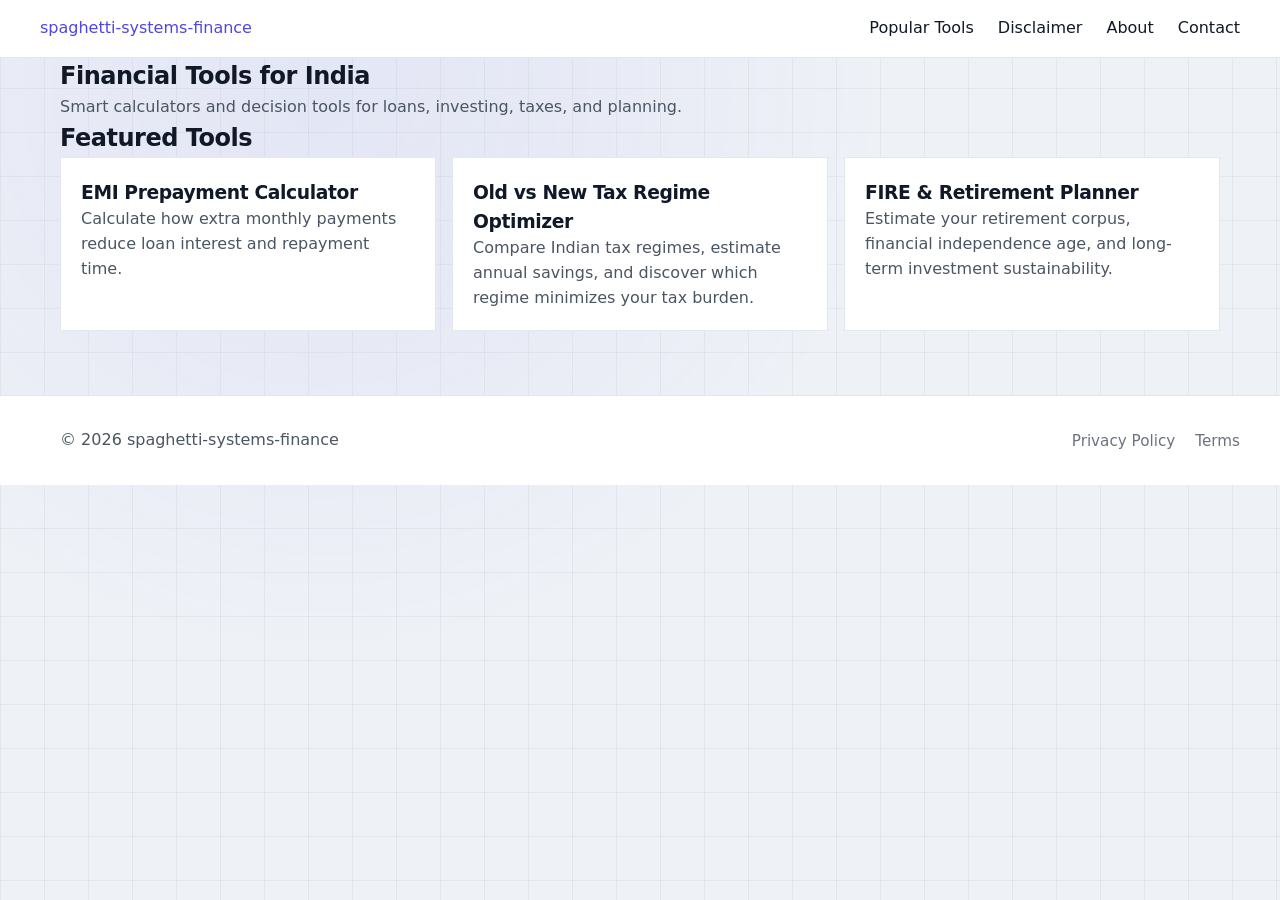
<file: index.html>
<!DOCTYPE html>
<html lang="en">
<head>
  <meta charset="UTF-8" />
  <meta name="viewport" content="width=device-width, initial-scale=1.0"/>

  <title>spaghetti-systems-finance</title>

  <link rel="stylesheet" href="./assets/css/main.css">
  <link rel="stylesheet" href="./assets/css/layout.css">
  <link rel="stylesheet" href="./assets/css/components.css">
  <link rel="stylesheet" href="./assets/css/tools.css">
</head>

<body>

  <div id="header"></div>

  <main class="container">

    <section class="homepage-hero">
      <h1>Financial Tools for India</h1>
      <p>
        Smart calculators and decision tools for loans,
        investing, taxes, and planning.
      </p>
    </section>

    <section>
      <h2>Featured Tools</h2>

      <div id="homepage-tools" class="related-grid"></div>
    </section>

  </main>

  <div id="footer"></div>

  <script src="./assets/js/load-components.js"></script>
  <script src="./assets/js/tools-registry.js"></script>

  <script>
    const container = document.getElementById("homepage-tools");

    container.innerHTML = TOOLS.map(tool => `
      <a class="related-card" href="./tools/${tool.slug}.html">
        <h3>${tool.title}</h3>
        <p>${tool.description}</p>
      </a>
    `).join("");
  </script>

</body>
</html>
</file>
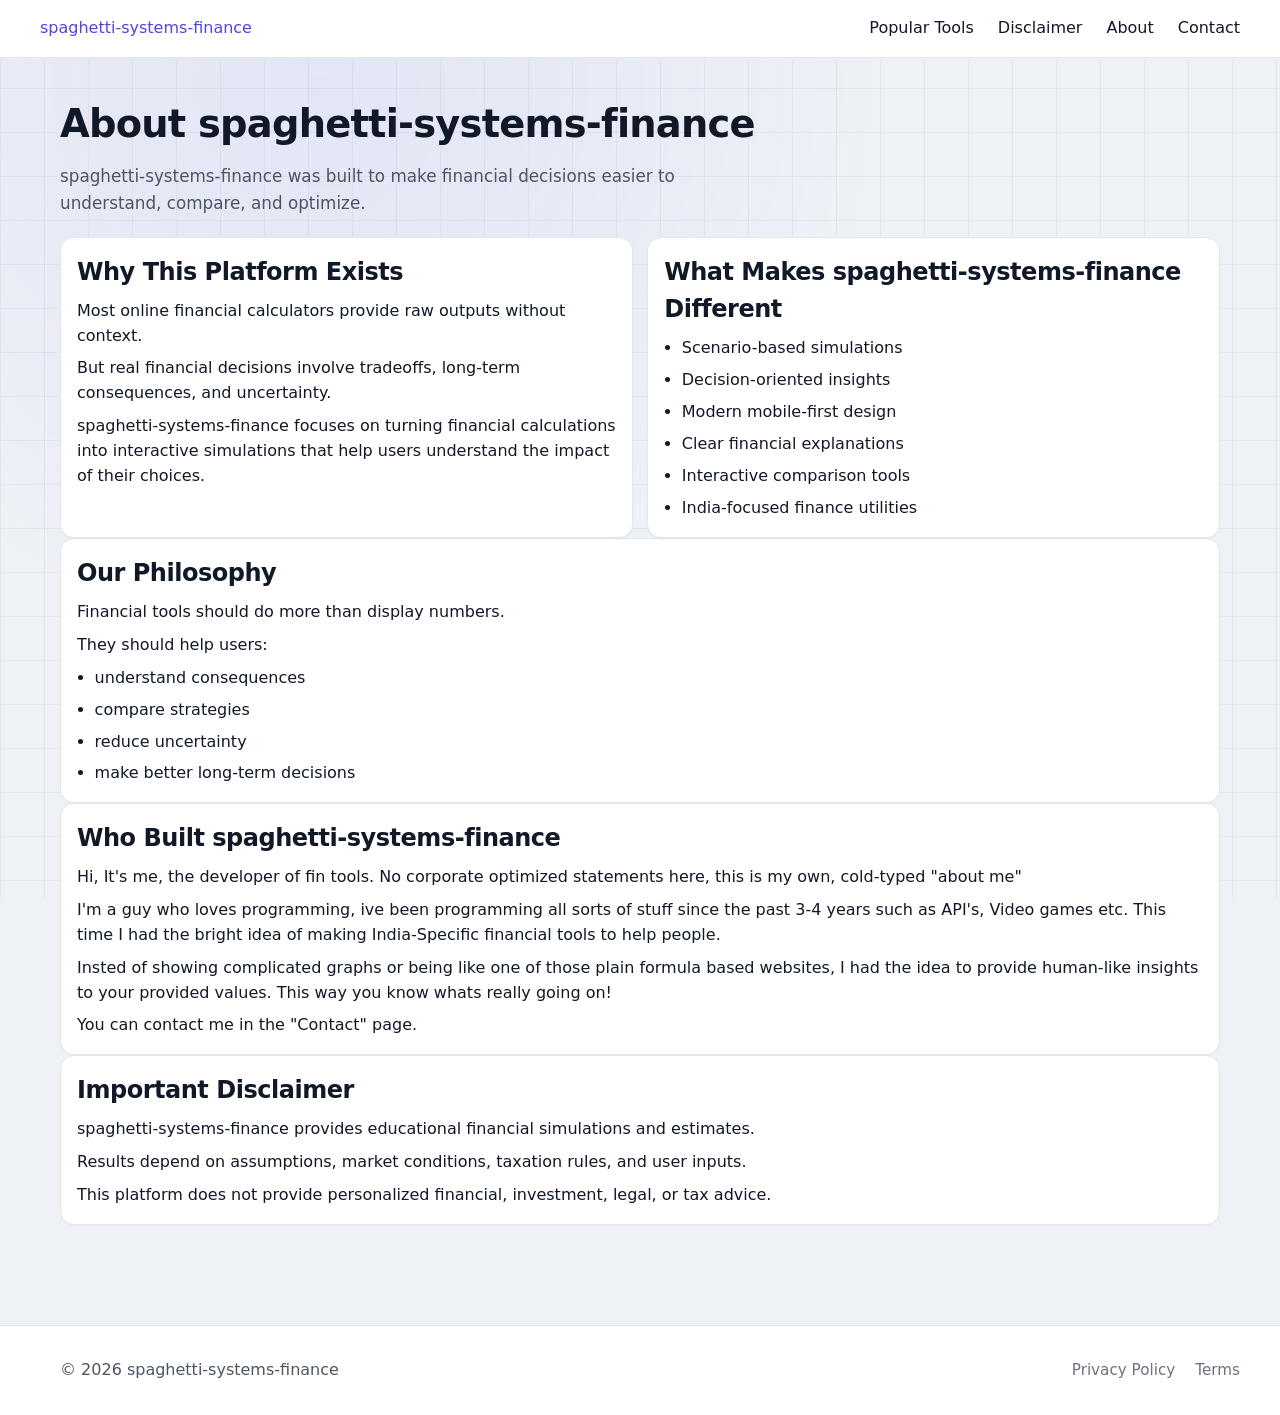
<file: about.html>
<!DOCTYPE html>
<html lang="en">

<head>

  <meta charset="UTF-8">

  <meta
    name="viewport"
    content="width=device-width, initial-scale=1.0"
  >

  <title>
    About spaghetti-systems-finance
  </title>

  <meta
    name="description"
    content="Learn about spaghetti-systems-finance and the philosophy behind our financial decision simulators and calculators."
  >

  <link
    rel="stylesheet"
    href="/assets/css/main.css"
  >

  <link
    rel="stylesheet"
    href="/assets/css/layout.css"
  >

  <link
    rel="stylesheet"
    href="/assets/css/components.css"
  >

  <link
    rel="stylesheet"
    href="/assets/css/tools.css"
  >

</head>

<body>

  <div id="header"></div>

  <main class="about-page container">

    <!-- HERO -->

    <section class="tool-hero">

      <h1>
        About spaghetti-systems-finance
      </h1>

      <p>
        spaghetti-systems-finance was built to make financial
        decisions easier to understand,
        compare,
        and optimize.
      </p>

    </section>

    <!-- MAIN CONTENT -->

    <section class="about-grid">

      <div class="tool-card">

        <h2>
          Why This Platform Exists
        </h2>

        <p>
          Most online financial calculators
          provide raw outputs without context.
        </p>

        <p>
          But real financial decisions involve
          tradeoffs,
          long-term consequences,
          and uncertainty.
        </p>

        <p>
          spaghetti-systems-finance focuses on turning
          financial calculations into
          interactive simulations that help users
          understand the impact of their choices.
        </p>

      </div>

      <div class="tool-card">

        <h2>
          What Makes spaghetti-systems-finance Different
        </h2>

        <ul class="about-list">

          <li>
            Scenario-based simulations
          </li>

          <li>
            Decision-oriented insights
          </li>

          <li>
            Modern mobile-first design
          </li>

          <li>
            Clear financial explanations
          </li>

          <li>
            Interactive comparison tools
          </li>

          <li>
            India-focused finance utilities
          </li>

        </ul>

      </div>

    </section>

    <!-- PHILOSOPHY -->

    <section class="tool-card">

      <h2>
        Our Philosophy
      </h2>

      <p>
        Financial tools should do more than
        display numbers.
      </p>

      <p>
        They should help users:
      </p>

      <ul class="about-list">

        <li>
          understand consequences
        </li>

        <li>
          compare strategies
        </li>

        <li>
          reduce uncertainty
        </li>

        <li>
          make better long-term decisions
        </li>

      </ul>

    </section>

<section class="tool-card">

  <h2>
    Who Built spaghetti-systems-finance
  </h2>

  <p>
Hi, It's me, the developer of fin tools. No corporate optimized statements here, this is my own, cold-typed "about me"
  </p>

  <p>
I'm a guy who loves programming, ive been programming all sorts of stuff since the past 3-4 years such as API's, Video games etc.
This time I had the bright idea of making India-Specific financial tools to help people.
  </p>

  <p>
Insted of showing complicated graphs or being like one of those plain formula based websites, I had the idea to provide human-like insights to your
provided values. This way you know whats really going on! 
  </p>
<p>
You can contact me in the "Contact" page.
</p>

</section>

    <!-- DISCLAIMER -->

    <section class="tool-card">

      <h2>
        Important Disclaimer
      </h2>

      <p>
        spaghetti-systems-finance provides educational
        financial simulations and estimates.
      </p>

      <p>
        Results depend on assumptions,
        market conditions,
        taxation rules,
        and user inputs.
      </p>

      <p>
        This platform does not provide
        personalized financial,
        investment,
        legal,
        or tax advice.
      </p>

    </section>

  </main>

  <div id="footer"></div>

  <script src="/assets/js/load-components.js"></script>

</body>

</html>
</file>
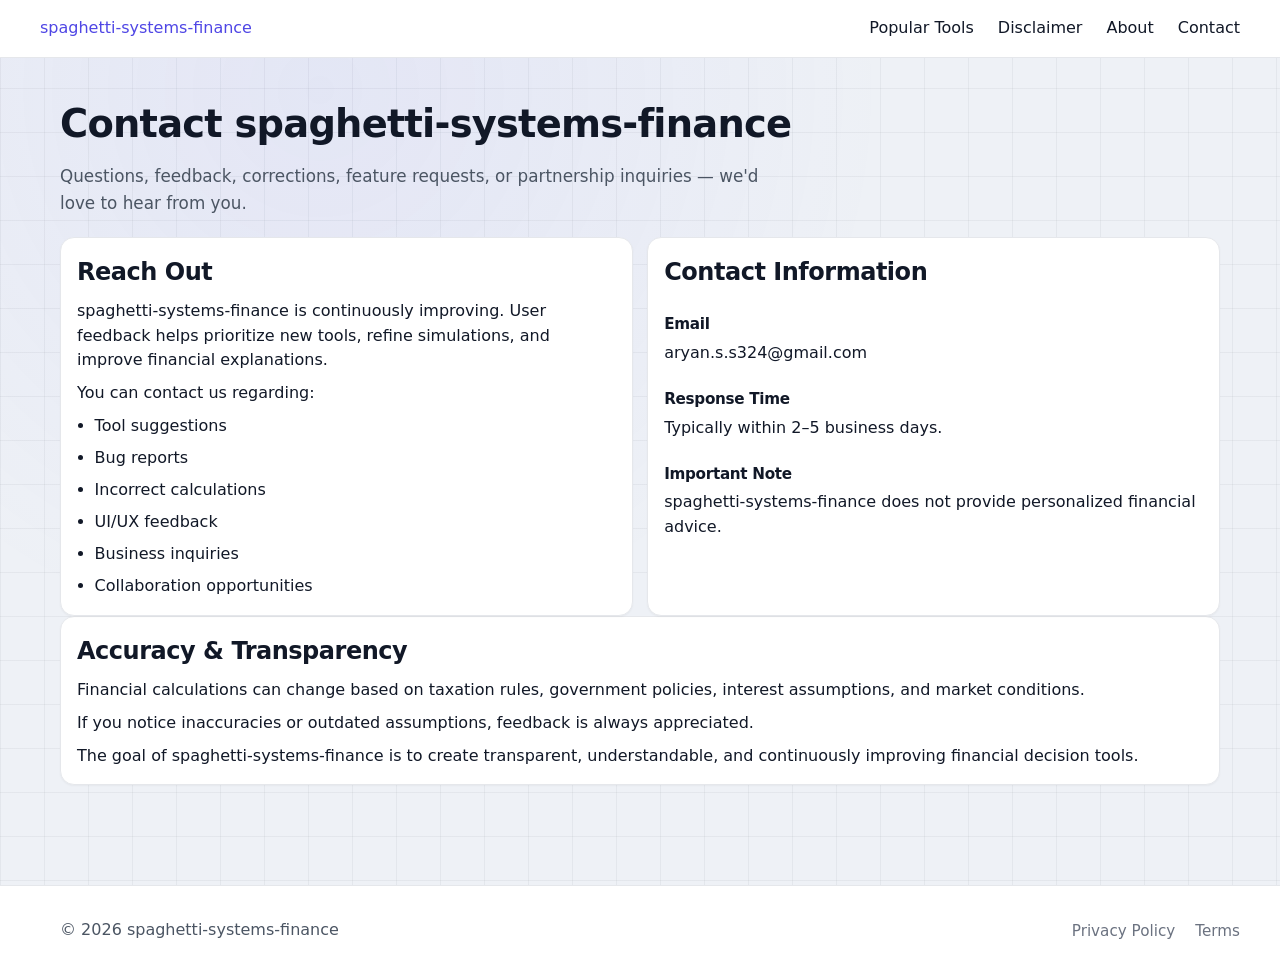
<file: contact.html>
<!DOCTYPE html>
<html lang="en">

<head>

  <meta charset="UTF-8">

  <meta
    name="viewport"
    content="width=device-width, initial-scale=1.0"
  >

  <title>
    Contact spaghetti-systems-finance
  </title>

  <meta
    name="description"
    content="Contact spaghetti-systems-finance for feedback, suggestions, corrections, and partnership inquiries."
  >

  <link
    rel="stylesheet"
    href="/assets/css/main.css"
  >

  <link
    rel="stylesheet"
    href="/assets/css/layout.css"
  >

  <link
    rel="stylesheet"
    href="/assets/css/components.css"
  >

  <link
    rel="stylesheet"
    href="/assets/css/tools.css"
  >

</head>

<body>

  <div id="header"></div>

  <main class="contact-page container">

    <!-- HERO -->

    <section class="tool-hero">

      <h1>
        Contact spaghetti-systems-finance
      </h1>

      <p>
        Questions,
        feedback,
        corrections,
        feature requests,
        or partnership inquiries —
        we'd love to hear from you.
      </p>

    </section>

    <!-- CONTACT GRID -->

    <section class="contact-grid">

      <!-- LEFT -->

      <div class="tool-card">

        <h2>
          Reach Out
        </h2>

        <p>
          spaghetti-systems-finance is continuously improving.
          User feedback helps prioritize
          new tools,
          refine simulations,
          and improve financial explanations.
        </p>

        <p>
          You can contact us regarding:
        </p>

        <ul class="about-list">

          <li>
            Tool suggestions
          </li>

          <li>
            Bug reports
          </li>

          <li>
            Incorrect calculations
          </li>

          <li>
            UI/UX feedback
          </li>

          <li>
            Business inquiries
          </li>

          <li>
            Collaboration opportunities
          </li>

        </ul>

      </div>

      <!-- RIGHT -->

      <div class="tool-card">

        <h2>
          Contact Information
        </h2>

        <div class="contact-info-block">

          <h3>
            Email
          </h3>

          <p>
            aryan.s.s324@gmail.com
          </p>

        </div>

        <div class="contact-info-block">

          <h3>
            Response Time
          </h3>

          <p>
            Typically within 2–5 business days.
          </p>

        </div>

        <div class="contact-info-block">

          <h3>
            Important Note
          </h3>

          <p>
            spaghetti-systems-finance does not provide
            personalized financial advice.
          </p>

        </div>

      </div>

    </section>

    <!-- FEEDBACK PHILOSOPHY -->

    <section class="tool-card">

      <h2>
        Accuracy & Transparency
      </h2>

      <p>
        Financial calculations can change
        based on taxation rules,
        government policies,
        interest assumptions,
        and market conditions.
      </p>

      <p>
        If you notice inaccuracies or outdated assumptions,
        feedback is always appreciated.
      </p>

      <p>
        The goal of spaghetti-systems-finance is to create
        transparent,
        understandable,
        and continuously improving
        financial decision tools.
      </p>

    </section>

  </main>

  <div id="footer"></div>

  <script src="/assets/js/load-components.js"></script>

</body>

</html>
</file>
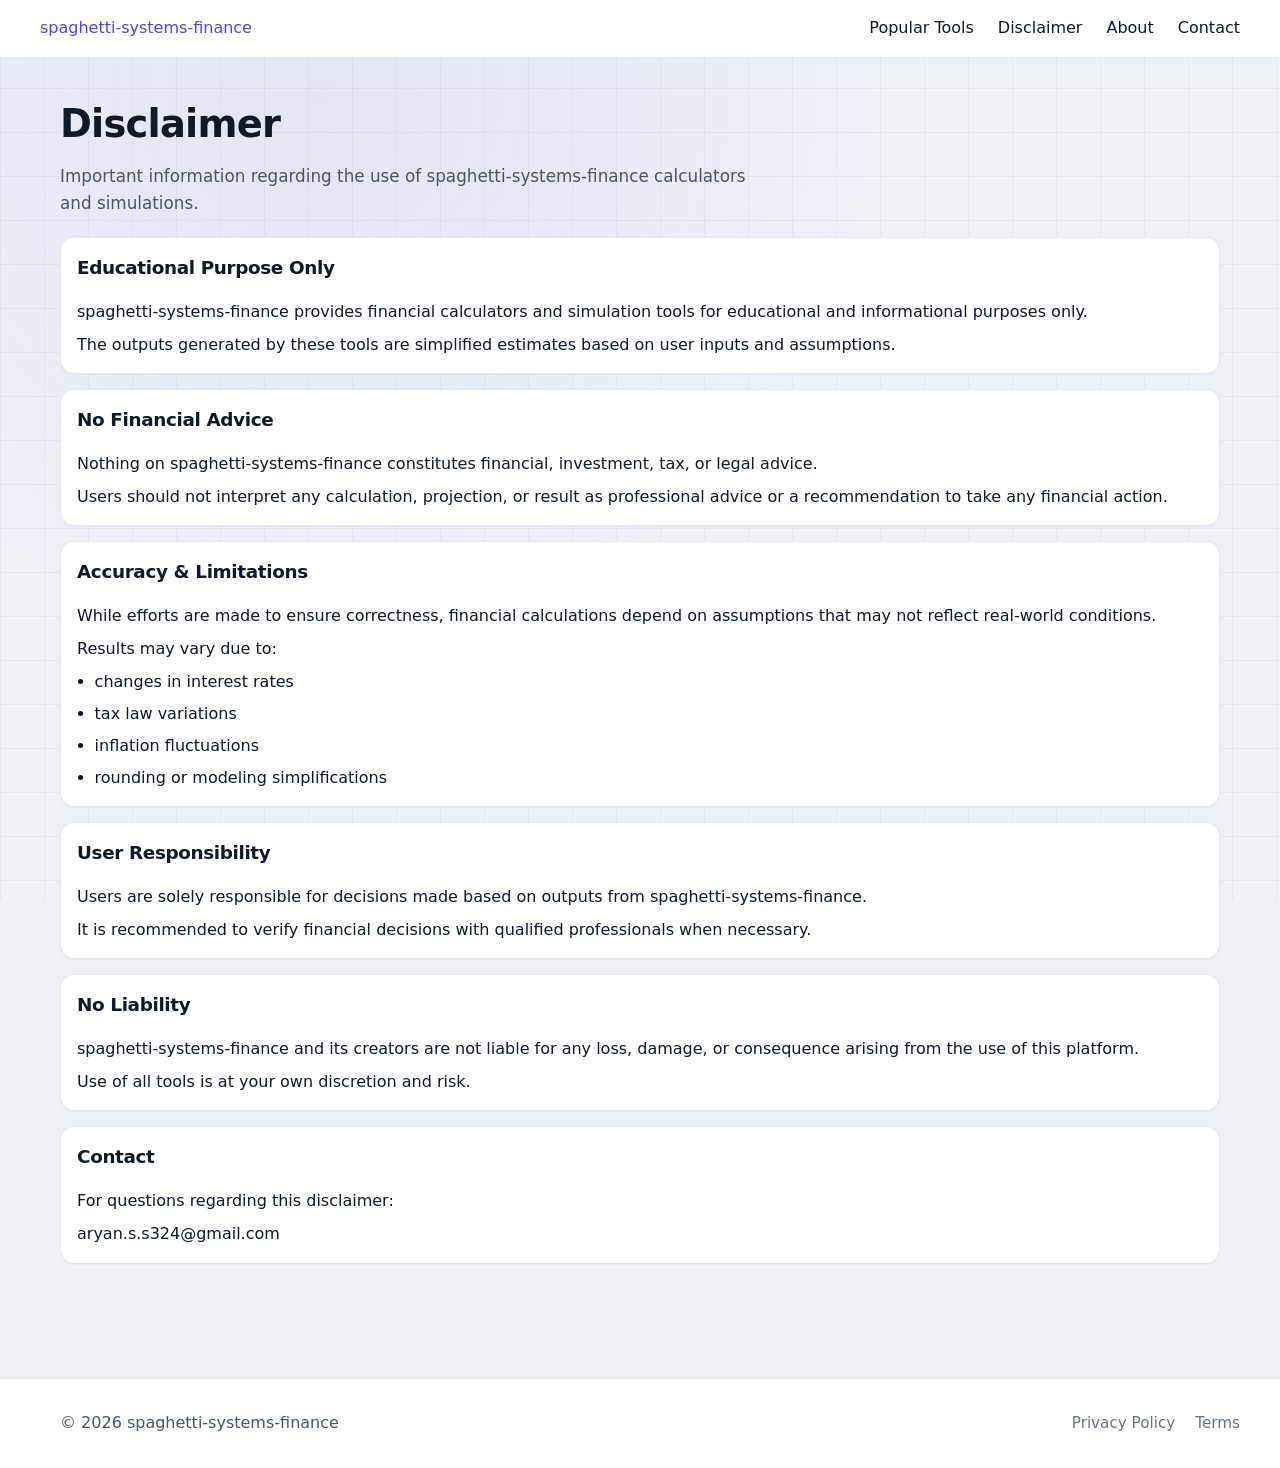
<file: disclaimer.html>
<!DOCTYPE html>
<html lang="en">

<head>

  <meta charset="UTF-8">

  <meta
    name="viewport"
    content="width=device-width, initial-scale=1.0"
  >

  <title>
    Disclaimer | spaghetti-systems-finance
  </title>

  <meta
    name="description"
    content="Disclaimer for spaghetti-systems-finance financial calculators and simulation tools."
  >

  <link
    rel="stylesheet"
    href="/assets/css/main.css"
  >

  <link
    rel="stylesheet"
    href="/assets/css/layout.css"
  >

  <link
    rel="stylesheet"
    href="/assets/css/components.css"
  >

  <link
    rel="stylesheet"
    href="/assets/css/tools.css"
  >

</head>

<body>

  <div id="header"></div>

  <main class="legal-page container">

    <!-- HERO -->

    <section class="tool-hero">

      <h1>
        Disclaimer
      </h1>

      <p>
        Important information regarding the use
        of spaghetti-systems-finance calculators and simulations.
      </p>

    </section>

    <!-- CONTENT -->

    <section class="tool-card legal-card">

      <h2>
        Educational Purpose Only
      </h2>

      <p>
        spaghetti-systems-finance provides financial calculators
        and simulation tools for educational and informational purposes only.
      </p>

      <p>
        The outputs generated by these tools are
        simplified estimates based on user inputs and assumptions.
      </p>

    </section>

    <section class="tool-card legal-card">

      <h2>
        No Financial Advice
      </h2>

      <p>
        Nothing on spaghetti-systems-finance constitutes financial,
        investment, tax, or legal advice.
      </p>

      <p>
        Users should not interpret any calculation,
        projection, or result as professional advice
        or a recommendation to take any financial action.
      </p>

    </section>

    <section class="tool-card legal-card">

      <h2>
        Accuracy & Limitations
      </h2>

      <p>
        While efforts are made to ensure correctness,
        financial calculations depend on assumptions
        that may not reflect real-world conditions.
      </p>

      <p>
        Results may vary due to:
      </p>

      <ul class="about-list">

        <li>
          changes in interest rates
        </li>

        <li>
          tax law variations
        </li>

        <li>
          inflation fluctuations
        </li>

        <li>
          rounding or modeling simplifications
        </li>

      </ul>

    </section>

    <section class="tool-card legal-card">

      <h2>
        User Responsibility
      </h2>

      <p>
        Users are solely responsible for decisions
        made based on outputs from spaghetti-systems-finance.
      </p>

      <p>
        It is recommended to verify financial decisions
        with qualified professionals when necessary.
      </p>

    </section>

    <section class="tool-card legal-card">

      <h2>
        No Liability
      </h2>

      <p>
        spaghetti-systems-finance and its creators are not liable for
        any loss, damage, or consequence arising
        from the use of this platform.
      </p>

      <p>
        Use of all tools is at your own discretion and risk.
      </p>

    </section>

    <section class="tool-card legal-card">

      <h2>
        Contact
      </h2>

      <p>
        For questions regarding this disclaimer:
      </p>

      <p>
        aryan.s.s324@gmail.com
      </p>

    </section>

  </main>

  <div id="footer"></div>

  <script src="/assets/js/load-components.js"></script>

</body>

</html>
</file>
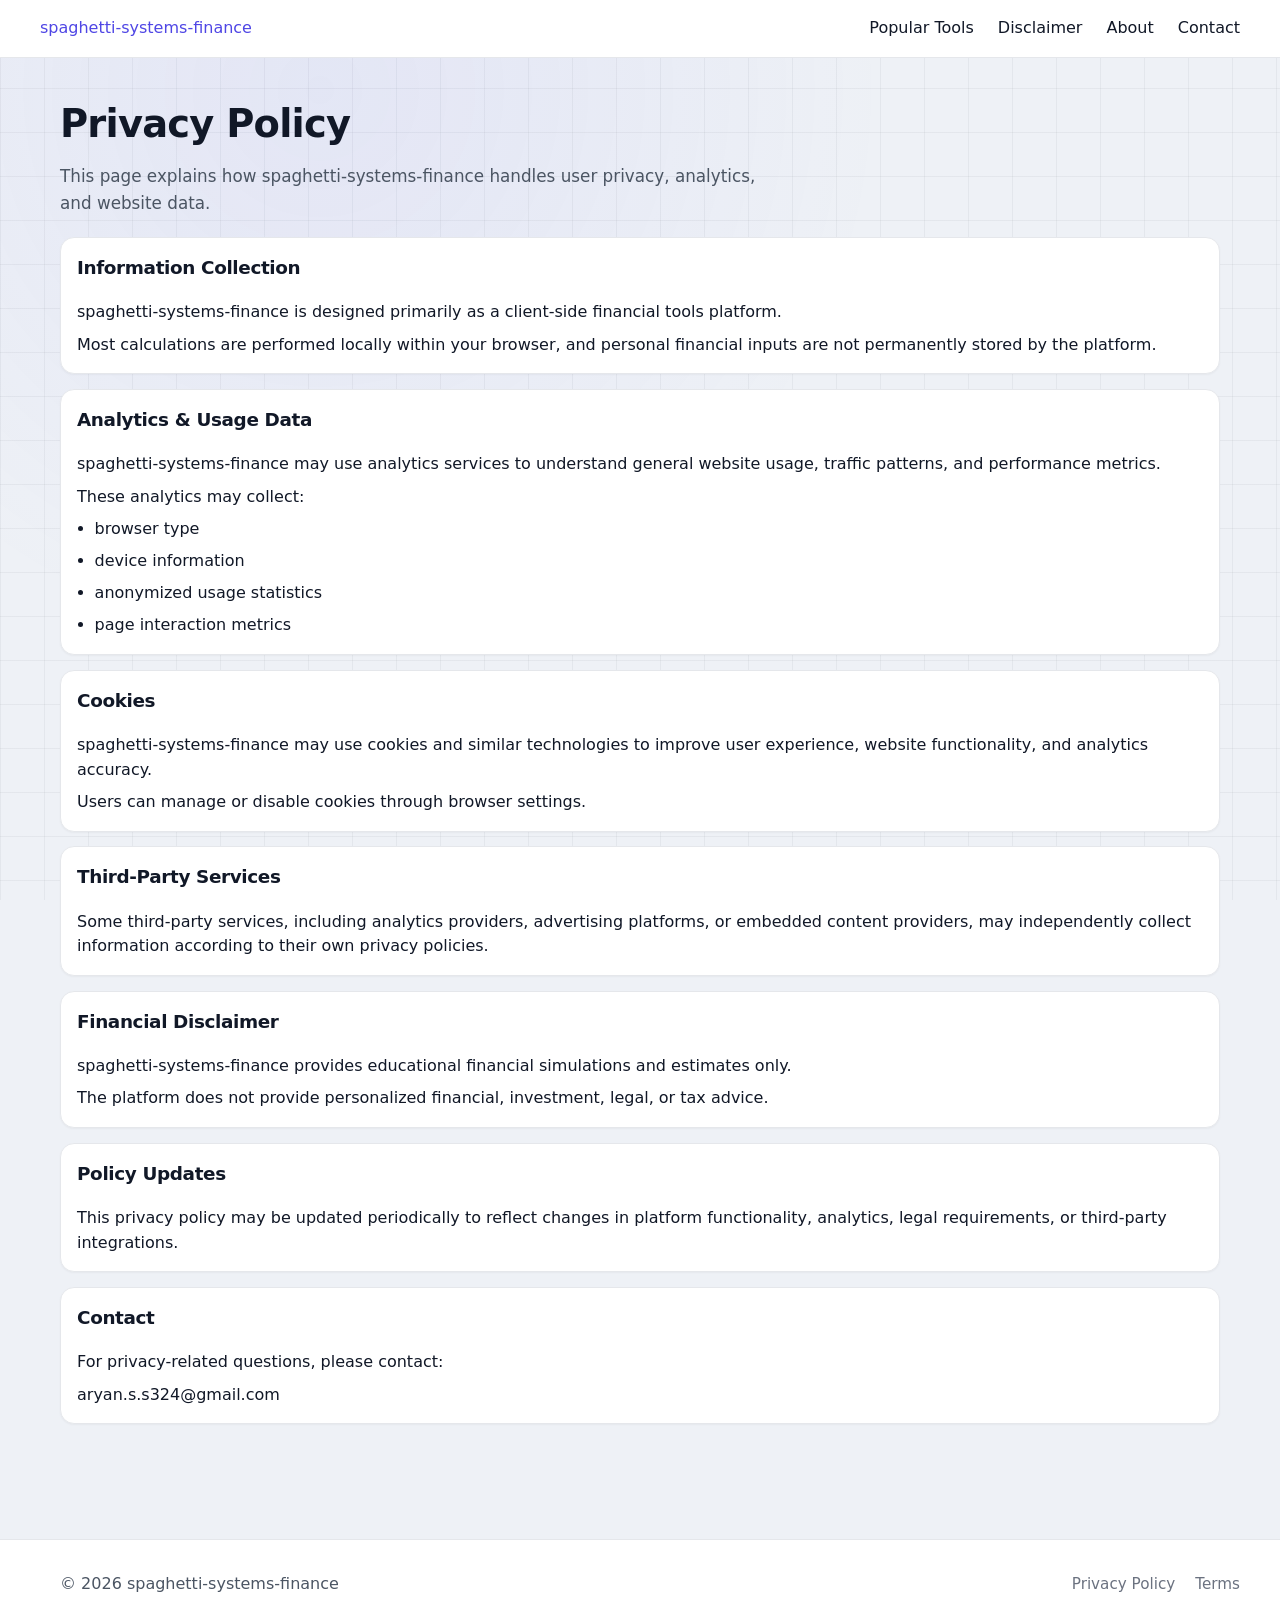
<file: privacy-policy.html>
<!DOCTYPE html>
<html lang="en">

<head>

  <meta charset="UTF-8">

  <meta
    name="viewport"
    content="width=device-width, initial-scale=1.0"
  >

  <title>
    Privacy Policy | spaghetti-systems-finance
  </title>

  <meta
    name="description"
    content="Read the spaghetti-systems-finance privacy policy regarding data usage, cookies, analytics, and user privacy."
  >

  <link
    rel="stylesheet"
    href="/assets/css/main.css"
  >

  <link
    rel="stylesheet"
    href="/assets/css/layout.css"
  >

  <link
    rel="stylesheet"
    href="/assets/css/components.css"
  >

  <link
    rel="stylesheet"
    href="/assets/css/tools.css"
  >

</head>

<body>

  <div id="header"></div>

  <main class="legal-page container">

    <!-- HERO -->

    <section class="tool-hero">

      <h1>
        Privacy Policy
      </h1>

      <p>
        This page explains how spaghetti-systems-finance handles
        user privacy,
        analytics,
        and website data.
      </p>

    </section>

    <!-- CONTENT -->

    <section class="tool-card legal-card">

      <h2>
        Information Collection
      </h2>

      <p>
        spaghetti-systems-finance is designed primarily as a
        client-side financial tools platform.
      </p>

      <p>
        Most calculations are performed locally
        within your browser,
        and personal financial inputs are not
        permanently stored by the platform.
      </p>

    </section>

    <section class="tool-card legal-card">

      <h2>
        Analytics & Usage Data
      </h2>

      <p>
        spaghetti-systems-finance may use analytics services
        to understand general website usage,
        traffic patterns,
        and performance metrics.
      </p>

      <p>
        These analytics may collect:
      </p>

      <ul class="about-list">

        <li>
          browser type
        </li>

        <li>
          device information
        </li>

        <li>
          anonymized usage statistics
        </li>

        <li>
          page interaction metrics
        </li>

      </ul>

    </section>

    <section class="tool-card legal-card">

      <h2>
        Cookies
      </h2>

      <p>
        spaghetti-systems-finance may use cookies
        and similar technologies
        to improve user experience,
        website functionality,
        and analytics accuracy.
      </p>

      <p>
        Users can manage or disable cookies
        through browser settings.
      </p>

    </section>

    <section class="tool-card legal-card">

      <h2>
        Third-Party Services
      </h2>

      <p>
        Some third-party services,
        including analytics providers,
        advertising platforms,
        or embedded content providers,
        may independently collect information
        according to their own privacy policies.
      </p>

    </section>

    <section class="tool-card legal-card">

      <h2>
        Financial Disclaimer
      </h2>

      <p>
        spaghetti-systems-finance provides educational
        financial simulations and estimates only.
      </p>

      <p>
        The platform does not provide
        personalized financial,
        investment,
        legal,
        or tax advice.
      </p>

    </section>

    <section class="tool-card legal-card">

      <h2>
        Policy Updates
      </h2>

      <p>
        This privacy policy may be updated
        periodically to reflect
        changes in platform functionality,
        analytics,
        legal requirements,
        or third-party integrations.
      </p>

    </section>

    <section class="tool-card legal-card">

      <h2>
        Contact
      </h2>

      <p>
        For privacy-related questions,
        please contact:
      </p>

      <p>
        aryan.s.s324@gmail.com
      </p>

    </section>

  </main>

  <div id="footer"></div>

  <script src="/assets/js/load-components.js"></script>

</body>

</html>
</file>
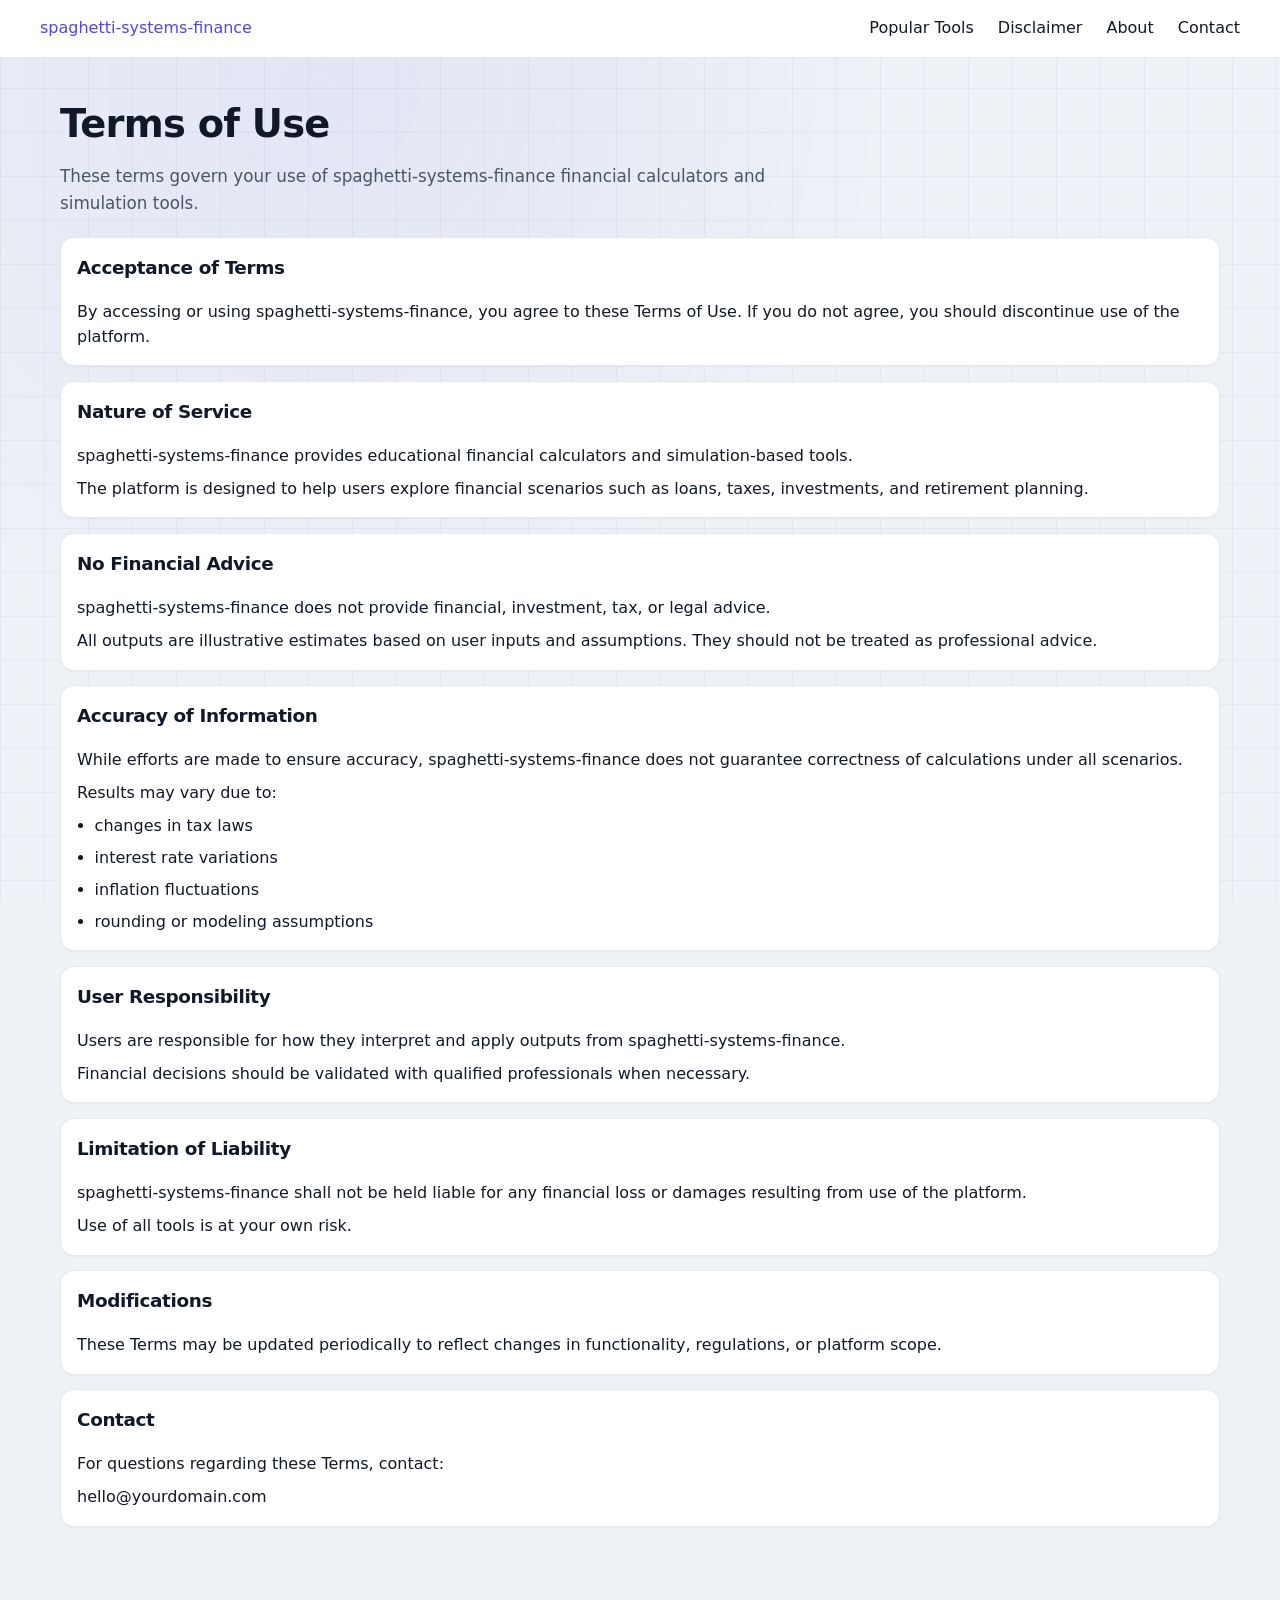
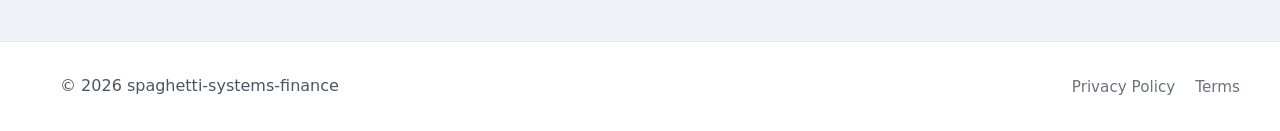
<file: terms.html>
<!DOCTYPE html>
<html lang="en">

<head>

  <meta charset="UTF-8">

  <meta
    name="viewport"
    content="width=device-width, initial-scale=1.0"
  >

  <title>
    Terms of Use | spaghetti-systems-finance
  </title>

  <meta
    name="description"
    content="Terms of use for spaghetti-systems-finance financial calculators and simulation tools."
  >

  <link
    rel="stylesheet"
    href="/assets/css/main.css"
  >

  <link
    rel="stylesheet"
    href="/assets/css/layout.css"
  >

  <link
    rel="stylesheet"
    href="/assets/css/components.css"
  >

  <link
    rel="stylesheet"
    href="/assets/css/tools.css"
  >

</head>

<body>

  <div id="header"></div>

  <main class="legal-page container">

    <!-- HERO -->

    <section class="tool-hero">

      <h1>
        Terms of Use
      </h1>

      <p>
        These terms govern your use of spaghetti-systems-finance
        financial calculators and simulation tools.
      </p>

    </section>

    <!-- CONTENT -->

    <section class="tool-card legal-card">

      <h2>
        Acceptance of Terms
      </h2>

      <p>
        By accessing or using spaghetti-systems-finance,
        you agree to these Terms of Use.
        If you do not agree,
        you should discontinue use of the platform.
      </p>

    </section>

    <section class="tool-card legal-card">

      <h2>
        Nature of Service
      </h2>

      <p>
        spaghetti-systems-finance provides educational financial
        calculators and simulation-based tools.
      </p>

      <p>
        The platform is designed to help users
        explore financial scenarios such as loans,
        taxes, investments, and retirement planning.
      </p>

    </section>

    <section class="tool-card legal-card">

      <h2>
        No Financial Advice
      </h2>

      <p>
        spaghetti-systems-finance does not provide financial,
        investment, tax, or legal advice.
      </p>

      <p>
        All outputs are illustrative estimates
        based on user inputs and assumptions.
        They should not be treated as professional advice.
      </p>

    </section>

    <section class="tool-card legal-card">

      <h2>
        Accuracy of Information
      </h2>

      <p>
        While efforts are made to ensure accuracy,
        spaghetti-systems-finance does not guarantee correctness
        of calculations under all scenarios.
      </p>

      <p>
        Results may vary due to:
      </p>

      <ul class="about-list">

        <li>
          changes in tax laws
        </li>

        <li>
          interest rate variations
        </li>

        <li>
          inflation fluctuations
        </li>

        <li>
          rounding or modeling assumptions
        </li>

      </ul>

    </section>

    <section class="tool-card legal-card">

      <h2>
        User Responsibility
      </h2>

      <p>
        Users are responsible for how they interpret
        and apply outputs from spaghetti-systems-finance.
      </p>

      <p>
        Financial decisions should be validated
        with qualified professionals when necessary.
      </p>

    </section>

    <section class="tool-card legal-card">

      <h2>
        Limitation of Liability
      </h2>

      <p>
        spaghetti-systems-finance shall not be held liable
        for any financial loss or damages
        resulting from use of the platform.
      </p>

      <p>
        Use of all tools is at your own risk.
      </p>

    </section>

    <section class="tool-card legal-card">

      <h2>
        Modifications
      </h2>

      <p>
        These Terms may be updated periodically
        to reflect changes in functionality,
        regulations, or platform scope.
      </p>

    </section>

    <section class="tool-card legal-card">

      <h2>
        Contact
      </h2>

      <p>
        For questions regarding these Terms,
        contact:
      </p>

      <p>
        hello@yourdomain.com
      </p>

    </section>

  </main>

  <div id="footer"></div>

  <script src="/assets/js/load-components.js"></script>

</body>

</html>
</file>
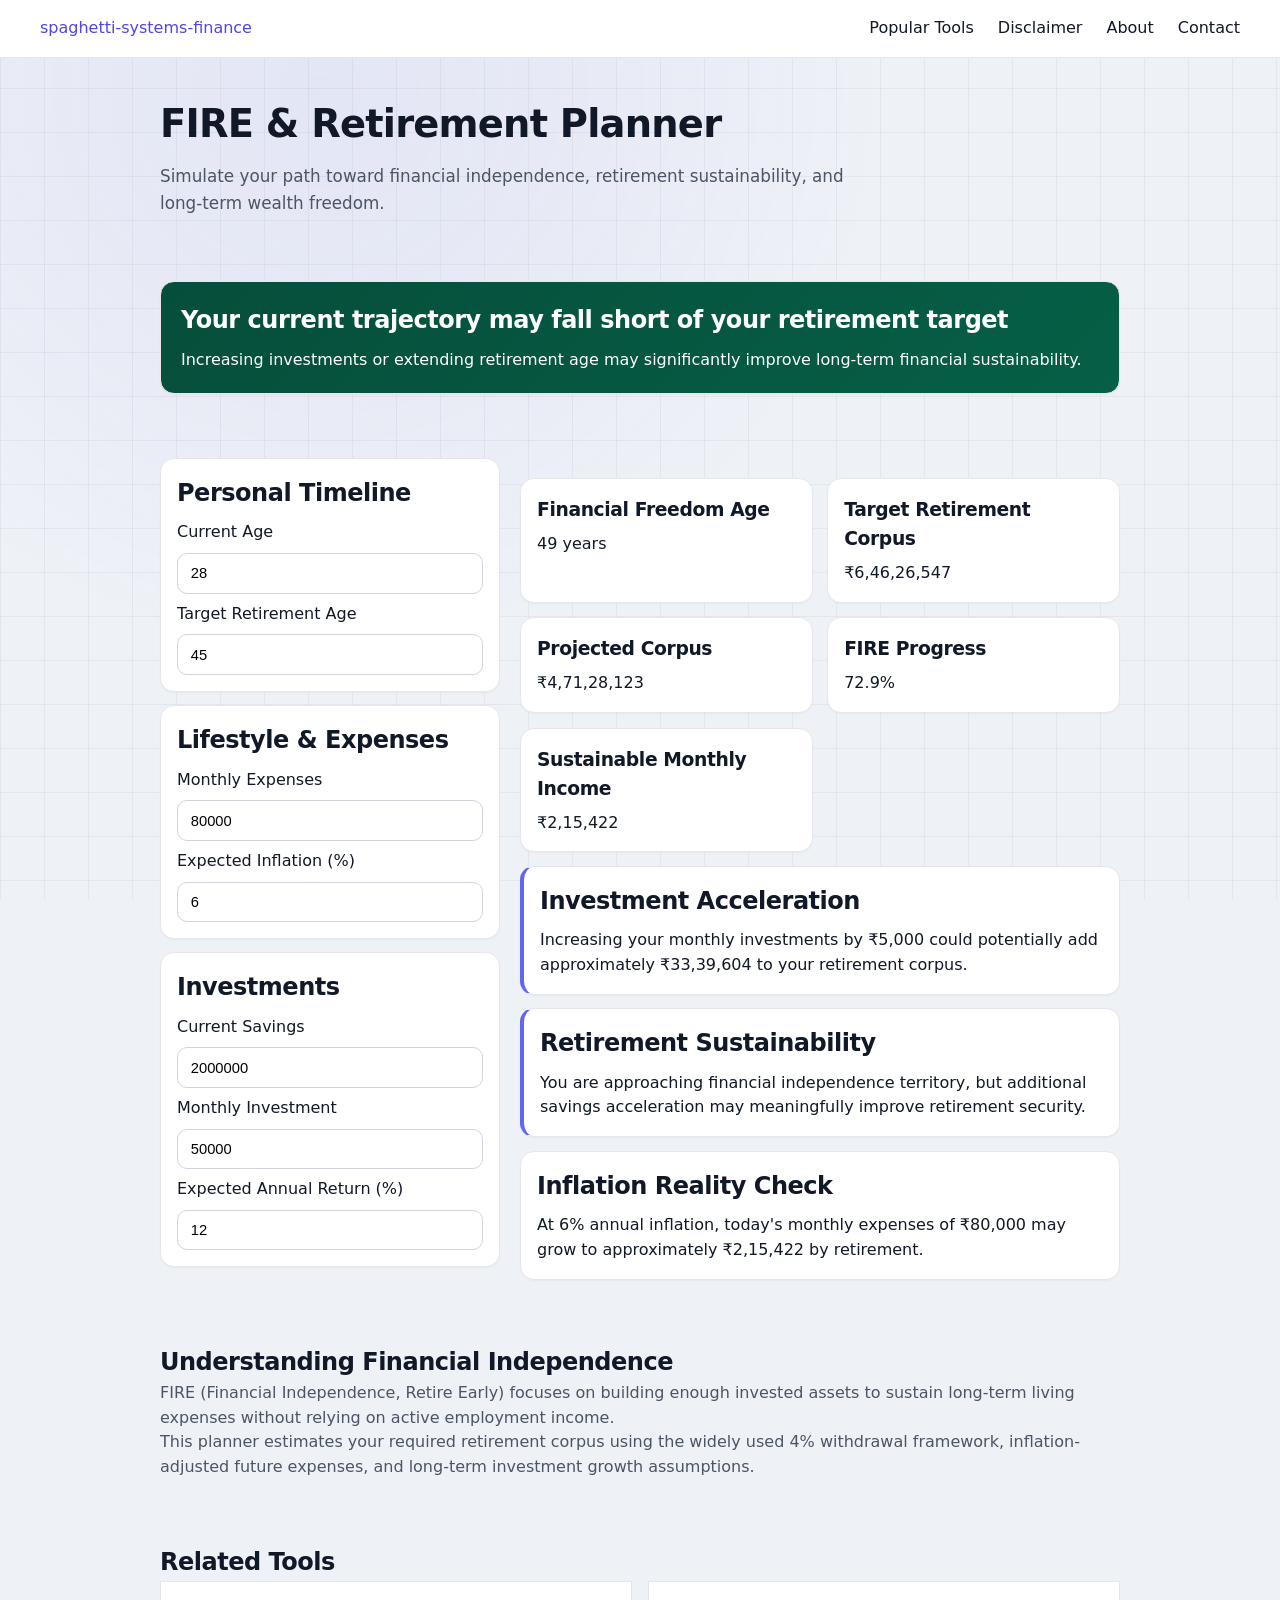
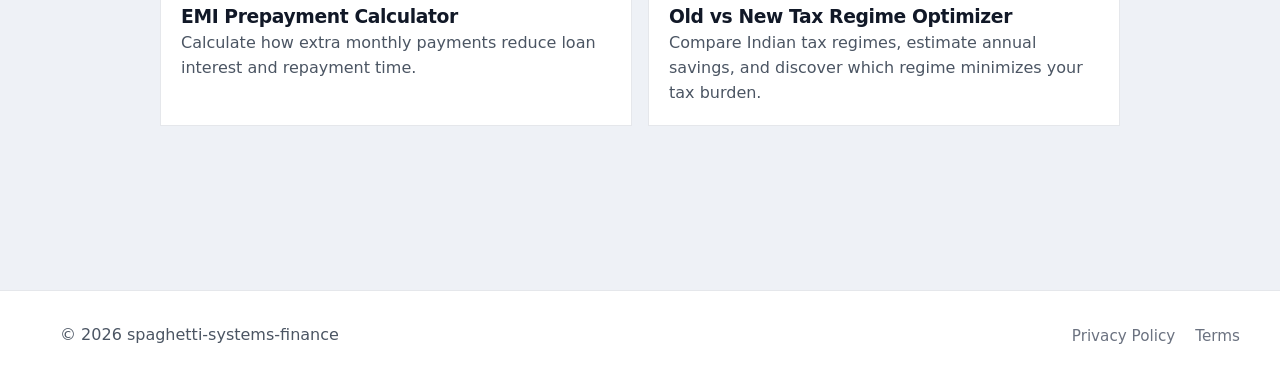
<file: tools/fire-retirement-planner.html>
<!DOCTYPE html>
<html lang="en">

<head>

  <meta charset="UTF-8">

  <meta
    name="viewport"
    content="width=device-width, initial-scale=1.0"
  >

  <title>
    FIRE & Retirement Planner
  </title>

  <meta
    name="description"
    content="Estimate your retirement corpus, financial independence age, and long-term investment sustainability."
  >

  <link
    rel="stylesheet"
    href="/assets/css/main.css"
  >

  <link
    rel="stylesheet"
    href="/assets/css/layout.css"
  >

  <link
    rel="stylesheet"
    href="/assets/css/components.css"
  >

  <link
    rel="stylesheet"
    href="/assets/css/tools.css"
  >

</head>

<body>

  <div id="header"></div>

  <main class="tool-page fire-layout">

    <section class="tool-hero fire-hero">

      <h1>
        FIRE & Retirement Planner
      </h1>

      <p>
        Simulate your path toward financial independence,
        retirement sustainability,
        and long-term wealth freedom.
      </p>

    </section>

    <section class="impact-panel">

      <div class="impact-card fire-impact-card">

        <h2 id="heroHeadline"></h2>

        <p id="heroDescription"></p>

      </div>

    </section>

    <section class="fire-main-grid">

      <div class="fire-inputs-column">

        <div class="tool-card">

          <h2>Personal Timeline</h2>

          <label>Current Age</label>

          <input
            id="currentAge"
            type="number"
            value="28"
          >

          <label>Target Retirement Age</label>

          <input
            id="retirementAge"
            type="number"
            value="45"
          >

        </div>

        <div class="tool-card">

          <h2>Lifestyle & Expenses</h2>

          <label>Monthly Expenses</label>

          <input
            id="monthlyExpenses"
            type="number"
            value="80000"
          >

          <label>Expected Inflation (%)</label>

          <input
            id="inflation"
            type="number"
            step="0.1"
            value="6"
          >

        </div>

        <div class="tool-card">

          <h2>Investments</h2>

          <label>Current Savings</label>

          <input
            id="currentSavings"
            type="number"
            value="2000000"
          >

          <label>Monthly Investment</label>

          <input
            id="monthlyInvestment"
            type="number"
            value="50000"
          >

          <label>Expected Annual Return (%)</label>

          <input
            id="annualReturn"
            type="number"
            step="0.1"
            value="12"
          >

        </div>

      </div>

      <div class="fire-results-column">

        <div class="results-grid">

          <div class="tool-card">

            <h3>
              Financial Freedom Age
            </h3>

            <p id="freedomAgeResult"></p>

          </div>

          <div class="tool-card">

            <h3>
              Target Retirement Corpus
            </h3>

            <p id="targetCorpusResult"></p>

          </div>

          <div class="tool-card">

            <h3>
              Projected Corpus
            </h3>

            <p id="projectedCorpusResult"></p>

          </div>

          <div class="tool-card">

            <h3>
              FIRE Progress
            </h3>

            <p id="fireProgressResult"></p>

          </div>

          <div class="tool-card">

            <h3>
              Sustainable Monthly Income
            </h3>

            <p id="monthlyRetirementIncomeResult"></p>

          </div>

        </div>

        <div class="tool-card recommendation-card">

          <h2>
            Investment Acceleration
          </h2>

          <p id="accelerationInsight"></p>

        </div>

        <div class="tool-card recommendation-card">

          <h2>
            Retirement Sustainability
          </h2>

          <p id="sustainabilityInsight"></p>

        </div>

        <div class="tool-card">

          <h2>
            Inflation Reality Check
          </h2>

          <p id="inflationInsight"></p>

        </div>

      </div>

    </section>

    <section class="tool-explanation">

      <h2>
        Understanding Financial Independence
      </h2>

      <p>
        FIRE (Financial Independence, Retire Early)
        focuses on building enough invested assets
        to sustain long-term living expenses
        without relying on active employment income.
      </p>

      <p>
        This planner estimates your required retirement corpus
        using the widely used 4% withdrawal framework,
        inflation-adjusted future expenses,
        and long-term investment growth assumptions.
      </p>

    </section>

    <section
      id="related-tools"
      class="related-tools"
    ></section>

  </main>

  <div id="footer"></div>

  <script src="/assets/js/load-components.js"></script>

  <script src="/assets/js/tools-registry.js"></script>

  <script src="/assets/js/shared-ui.js"></script>

  <script src="/assets/js/tools/fire-planner.js"></script>

  <script>
    renderRelatedTools(
      "fire-retirement-planner"
    );
  </script>

</body>

</html>
</file>
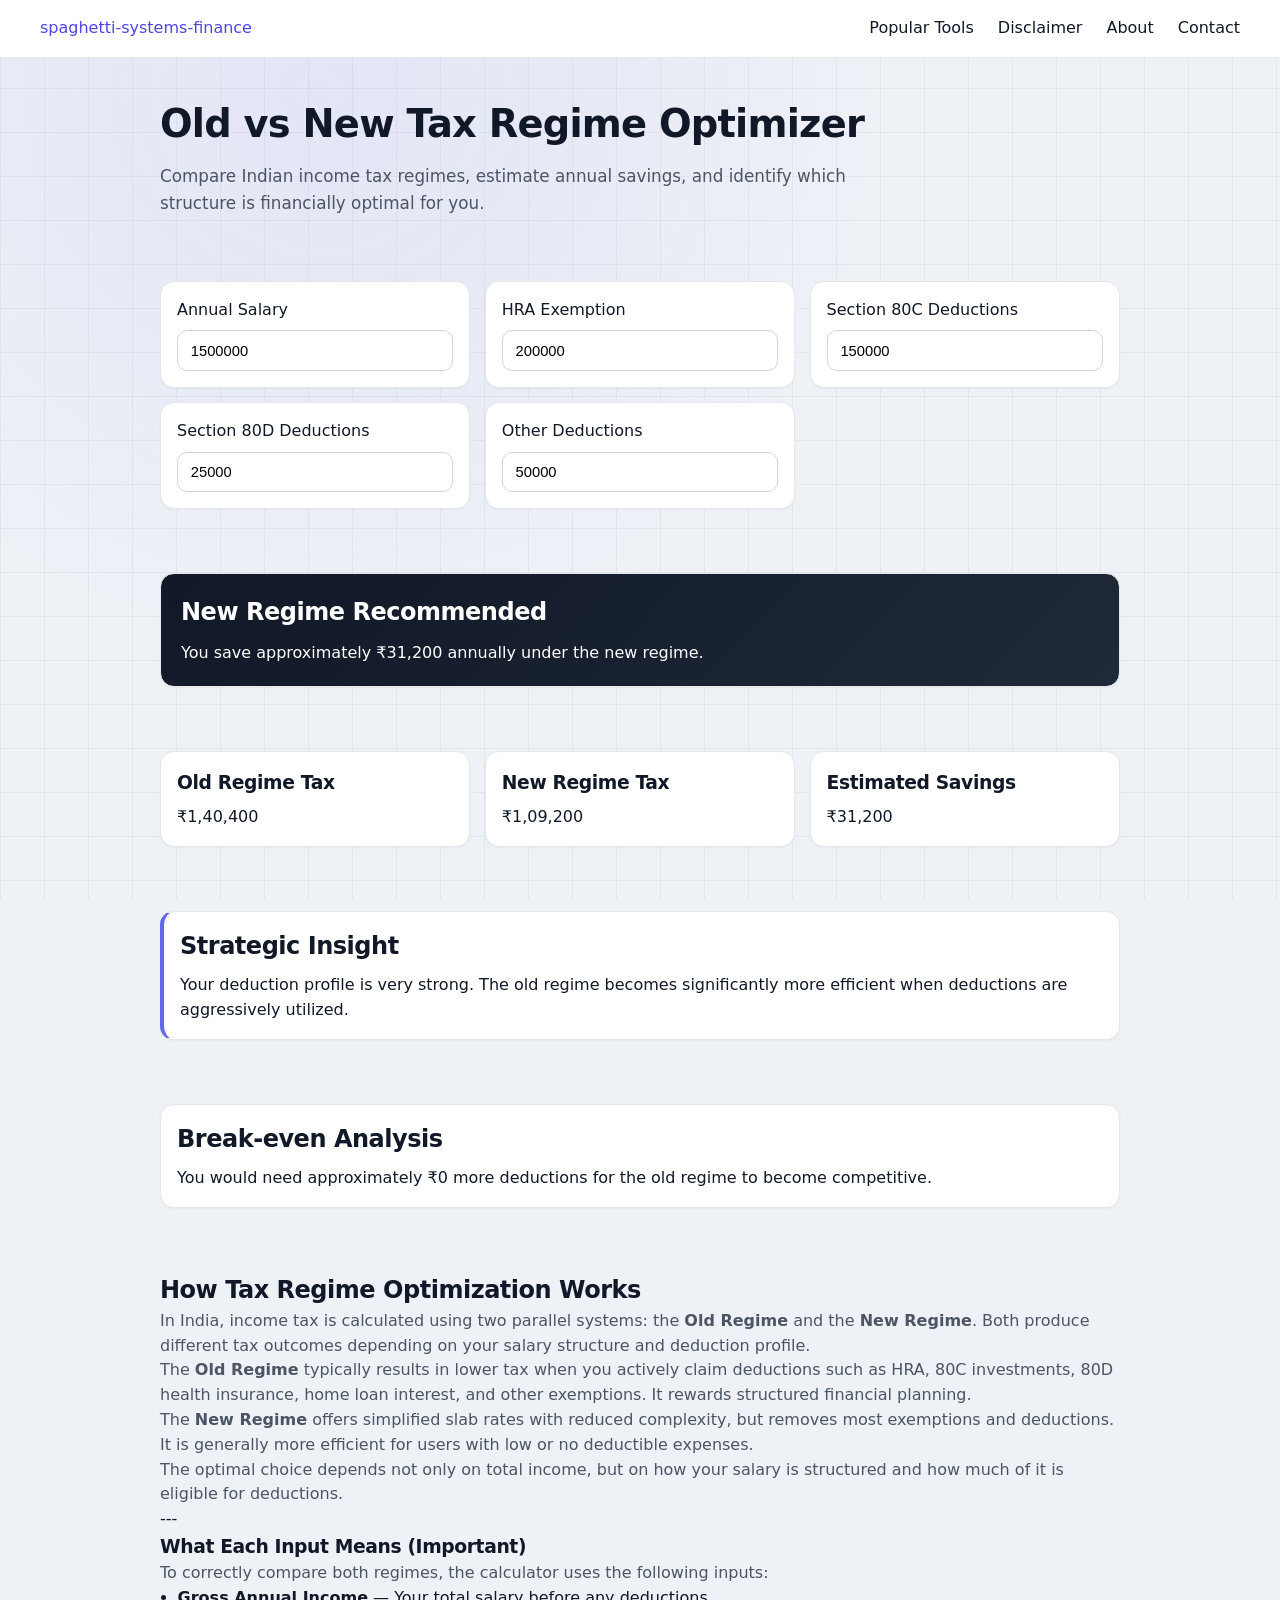
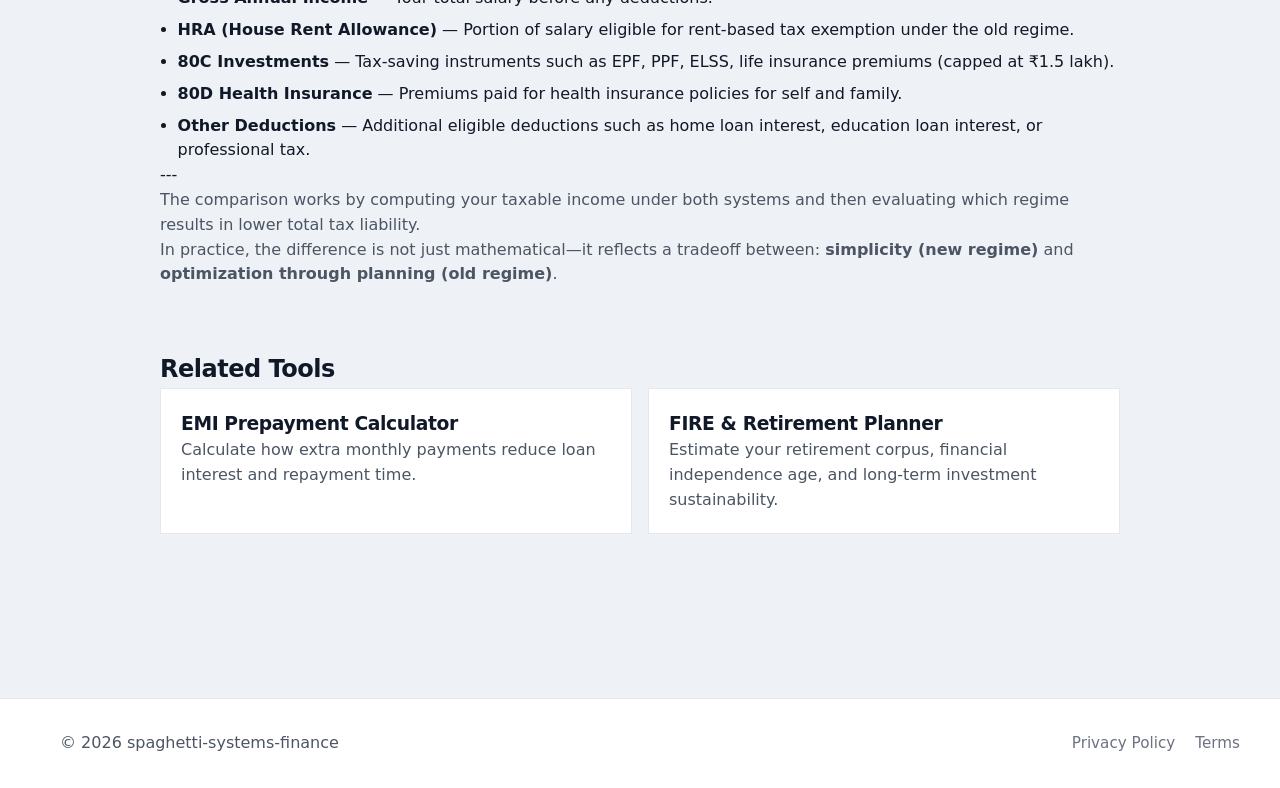
<file: tools/tax-regime-optimizer.html>
<!DOCTYPE html>
<html lang="en">

<head>

  <meta charset="UTF-8">

  <meta
    name="viewport"
    content="width=device-width, initial-scale=1.0"
  >

<title>
EMI Prepayment Calculator India | Reduce Loan Interest & Tenure
</title>

  <meta
    name="description"
    content="Compare Indian income tax regimes and discover which option minimizes your annual tax burden."
  >

  <link
    rel="stylesheet"
    href="/assets/css/main.css"
  >

  <link
    rel="stylesheet"
    href="/assets/css/layout.css"
  >

  <link
    rel="stylesheet"
    href="/assets/css/components.css"
  >

  <link
    rel="stylesheet"
    href="/assets/css/tools.css"
  >

</head>

<body>

  <div id="header"></div>

  <main class="tool-page">

    <!-- HERO -->

    <section class="tool-hero">

      <h1>
        Old vs New Tax Regime Optimizer
      </h1>

      <p>
        Compare Indian income tax regimes,
        estimate annual savings,
        and identify which structure
        is financially optimal for you.
      </p>

    </section>

    <!-- INPUTS -->

    <section class="tool-inputs">

      <div class="tool-card">

        <label>
          Annual Salary
        </label>

        <input
          id="salary"
          type="number"
          value="1500000"
        >

      </div>

      <div class="tool-card">

        <label>
          HRA Exemption
        </label>

        <input
          id="hra"
          type="number"
          value="200000"
        >

      </div>

      <div class="tool-card">

        <label>
          Section 80C Deductions
        </label>

        <input
          id="deduction80C"
          type="number"
          value="150000"
        >

      </div>

      <div class="tool-card">

        <label>
          Section 80D Deductions
        </label>

        <input
          id="deduction80D"
          type="number"
          value="25000"
        >

      </div>

      <div class="tool-card">

        <label>
          Other Deductions
        </label>

        <input
          id="otherDeductions"
          type="number"
          value="50000"
        >

      </div>

    </section>

    <!-- HERO RECOMMENDATION -->

    <section class="impact-panel">

      <div class="impact-card">

        <h2 id="recommendationHeadline">
        </h2>

        <p id="recommendationDescription">
        </p>

      </div>

    </section>

    <!-- COMPARISON RESULTS -->

    <section class="results-grid">

      <div class="tool-card">

        <h3>
          Old Regime Tax
        </h3>

        <p id="oldTaxResult">
        </p>

      </div>

      <div class="tool-card">

        <h3>
          New Regime Tax
        </h3>

        <p id="newTaxResult">
        </p>

      </div>

      <div class="tool-card">

        <h3>
          Estimated Savings
        </h3>

        <p id="savingsResult">
        </p>

      </div>

    </section>

    <!-- STRATEGIC INSIGHT -->

    <section class="tool-card recommendation-card">

      <h2>
        Strategic Insight
      </h2>

      <p id="strategyInsight">
      </p>

    </section>

    <!-- BREAK-EVEN INSIGHT -->

    <section class="tool-card">

      <h2>
        Break-even Analysis
      </h2>

      <p id="deductionInsight">
      </p>

    </section>

    <!-- EXPLANATION -->

    <section class="tool-explanation">

<h2>
  How Tax Regime Optimization Works
</h2>

<p>
  In India, income tax is calculated using two parallel systems:
  the <strong>Old Regime</strong> and the <strong>New Regime</strong>.
  Both produce different tax outcomes depending on your salary structure
  and deduction profile.
</p>

<p>
  The <strong>Old Regime</strong> typically results in lower tax
  when you actively claim deductions such as HRA, 80C investments,
  80D health insurance, home loan interest, and other exemptions.
  It rewards structured financial planning.
</p>

<p>
  The <strong>New Regime</strong> offers simplified slab rates with
  reduced complexity, but removes most exemptions and deductions.
  It is generally more efficient for users with low or no deductible expenses.
</p>

<p>
  The optimal choice depends not only on total income,
  but on how your salary is structured and how much of it is eligible for deductions.
</p>

---

<h3>
  What Each Input Means (Important)
</h3>

<p>
  To correctly compare both regimes, the calculator uses the following inputs:
</p>

<ul class="about-list">

  <li>
    <strong>Gross Annual Income</strong> — Your total salary before any deductions.
  </li>

  <li>
    <strong>HRA (House Rent Allowance)</strong> — Portion of salary eligible for rent-based tax exemption under the old regime.
  </li>

  <li>
    <strong>80C Investments</strong> — Tax-saving instruments such as EPF, PPF, ELSS, life insurance premiums (capped at ₹1.5 lakh).
  </li>

  <li>
    <strong>80D Health Insurance</strong> — Premiums paid for health insurance policies for self and family.
  </li>

  <li>
    <strong>Other Deductions</strong> — Additional eligible deductions such as home loan interest, education loan interest, or professional tax.
  </li>

</ul>

---

<p>
  The comparison works by computing your taxable income under both systems
  and then evaluating which regime results in lower total tax liability.
</p>

<p>
  In practice, the difference is not just mathematical—it reflects a tradeoff between:
  <strong>simplicity (new regime)</strong> and <strong>optimization through planning (old regime)</strong>.
</p>

    </section>

    <!-- RELATED TOOLS -->

    <section
      id="related-tools"
      class="related-tools"
    >
    </section>

  </main>

  <div id="footer"></div>

  <script src="/assets/js/load-components.js"></script>

  <script src="/assets/js/tools-registry.js"></script>

  <script src="/assets/js/shared-ui.js"></script>

  <script src="/assets/js/tools/tax-regime.js"></script>

  <script>
    renderRelatedTools(
      "tax-regime-optimizer"
    );
  </script>

</body>

</html>
</file>
<file: assets/css/main.css>
/* =========================
   ANALYST DESK BASE SYSTEM
   Clean Financial Interface Foundation
   ========================= */

/* =========================
   RESET
   ========================= */

* {
  margin: 0;
  padding: 0;
  box-sizing: border-box;
}

html, body {
  height: 100%;
}

/* =========================
   BASE THEME
   ========================= */

body {
  font-family: ui-sans-serif, system-ui, -apple-system, Segoe UI, Roboto, Helvetica, Arial;
  background-color: #eef1f6;
  color: #111827;
  line-height: 1.55;
  -webkit-font-smoothing: antialiased;
  -moz-osx-font-smoothing: grayscale;
}

/* =========================
   STRUCTURAL GRID LAYER
   ========================= */

body::before {
  content: "";
  position: fixed;
  inset: 0;
  pointer-events: none;

  /* stronger, but still clean grid */
  background-image:
    linear-gradient(to right, rgba(17,24,39,0.07) 1px, transparent 1px),
    linear-gradient(to bottom, rgba(17,24,39,0.07) 1px, transparent 1px);

  background-size: 44px 44px;

  opacity: 0.65;
  z-index: 0;
}

/* =========================
   DEPTH / LIGHTING LAYER
   ========================= */

body::after {
  content: "";
  position: fixed;
  inset: 0;
  pointer-events: none;

  /* subtle analytical “focus glow” */
  background: radial-gradient(
    circle at 25% 10%,
    rgba(99, 102, 241, 0.08),
    transparent 45%
  );

  z-index: 0;
}

/* =========================
   LAYER STACKING SAFETY
   ========================= */

header,
main,
footer {
  position: relative;
  z-index: 1;
}

/* =========================
   LAYOUT CONTAINER
   ========================= */

.container {
  max-width: 1200px;
  margin: 0 auto;
  padding: 0 1.25rem;
}

/* =========================
   HEADER
   ========================= */

header {
  background: rgba(238, 241, 246, 0.75);
  backdrop-filter: blur(10px);
  border-bottom: 1px solid #e5e7eb;
}

/* =========================
   FOOTER
   ========================= */

footer {
  border-top: 1px solid #e5e7eb;
  margin-top: 3rem;
  padding: 2rem 0;
  color: #6b7280;
}

/* =========================
   TYPOGRAPHY SYSTEM
   ========================= */

h1, h2, h3, h4 {
  color: #111827;
  letter-spacing: -0.02em;
}

p {
  color: #4b5563;
}

/* =========================
   LINKS
   ========================= */

a {
  color: #4f46e5;
  text-decoration: none;
}

a:hover {
  text-decoration: underline;
}

/* =========================
   CONTAINER BEHAVIOR
   ========================= */

html {
  scroll-behavior: smooth;
}

/* =========================
   SELECTION
   ========================= */

::selection {
  background: rgba(99, 102, 241, 0.18);
}

/* =========================
   SCROLLBAR
   ========================= */

::-webkit-scrollbar {
  width: 10px;
}

::-webkit-scrollbar-track {
  background: #eef1f6;
}

::-webkit-scrollbar-thumb {
  background: #c7cdd8;
  border-radius: 10px;
}

::-webkit-scrollbar-thumb:hover {
  background: #9aa3b2;
}
</file>
<file: assets/css/layout.css>
.tool-page {
  width: min(100% - 2rem, 1000px);
  margin-inline: auto;
  padding-block: 3rem;
}

.tool-page section {
  margin-bottom: 4rem;
}
</file>
<file: assets/css/components.css>
.site-header {
  background: white;
  border-bottom: 1px solid #e5e7eb;
}

.nav-wrapper {
  display: flex;
  justify-content: space-between;
  align-items: center;
  padding: 1rem 0;
}

.main-nav {
  display: flex;
  gap: 1.5rem;
}

.main-nav a {
  text-decoration: none;
  color: var(--text);
}

.related-grid {
  display: grid;
  grid-template-columns: repeat(auto-fit, minmax(220px, 1fr));
  gap: 1rem;
}

.related-card {
  background: white;
  padding: 1.25rem;
  border-radius: var(--radius);
  text-decoration: none;
  color: inherit;
  border: 1px solid #e5e7eb;
}
.site-footer {

  background: white;

  border-top: 1px solid #e5e7eb;

  margin-top: 4rem;

  padding: 2rem 0;
}

.footer-content {

  position: relative;

  display: flex;

  flex-direction: column;

  gap: 1rem;
}

.footer-content p {

  margin: 0;
}

/* RIGHT-BOTTOM LINKS */
@media (max-width: 600px) {

  .footer-links {

    position: static;

    margin-top: 1rem;

    justify-content: flex-end;
  }

  .footer-content {

    align-items: flex-start;
  }
}
.footer-links {

  position: absolute;

  right: 0;

  bottom: 0;

  display: flex;

  gap: 1.25rem;
}

.footer-links a {

  text-decoration: none;

  color: var(--text);

  font-size: 0.95rem;
}
</file>
<file: assets/css/tools.css>
/* =========================
   ANALYST DESK DESIGN SYSTEM
   Compact Financial Simulation UI
   ========================= */

/* =========================
   BASE LAYOUT
   ========================= */

.tool-page,
.about-page,
.contact-page,
.legal-page {
  max-width: 1200px;
  margin: 0 auto;
  padding: 2.25rem 1.25rem;
}

/* =========================
   TYPOGRAPHY
   ========================= */

.tool-hero h1 {
  font-size: 2.4rem;
  margin-bottom: 0.6rem;
  letter-spacing: -0.02em;
  color: #111827;
}

.tool-hero p {
  font-size: 1.05rem;
  max-width: 720px;
  color: #4b5563;
  line-height: 1.6;
}

/* =========================
   CORE GRID SYSTEM
   (shared across all tools)
   ========================= */

.tool-inputs,
.results-grid,
.about-grid,
.contact-grid {
  display: grid;
  grid-template-columns: repeat(auto-fit, minmax(240px, 1fr));
  gap: 0.9rem;
  margin-top: 1.25rem;
}

/* =========================
   CARD SYSTEM (single primitive)
   ========================= */

.tool-card,
.impact-card,
.input-panel {
  background: #ffffff;
  border: 1px solid #e5e7eb;
  border-radius: 14px;
  box-shadow: 0 1px 2px rgba(0,0,0,0.04);
}

/* default card */
.tool-card {
  padding: 1rem;
  display: flex;
  flex-direction: column;
  gap: 0.5rem;
}

/* =========================
   INPUT PANEL SYSTEM
   (grouped controls)
   ========================= */

.input-panel {
  overflow: hidden;
}

.panel-title {
  font-size: 0.8rem;
  font-weight: 600;
  color: #374151;
  padding: 0.75rem 0.9rem;
  background: #f9fafb;
  border-bottom: 1px solid #e5e7eb;
}

.panel-body {
  padding: 0.85rem;
  display: flex;
  flex-direction: column;
  gap: 0.55rem;
}

/* inputs inside panels */
.panel-body input {
  width: 100%;
  padding: 0.65rem 0.75rem;
  border-radius: 10px;
  border: 1px solid #d1d5db;
  font-size: 0.92rem;
  outline: none;
}

.panel-body input:focus {
  border-color: #6366f1;
}

/* fallback inputs (non-panel tools) */
.tool-card input {
  width: 100%;
  padding: 0.7rem 0.8rem;
  border-radius: 10px;
  border: 1px solid #d1d5db;
  font-size: 0.92rem;
  outline: none;
}

.tool-card input:focus {
  border-color: #6366f1;
}

/* =========================
   IMPACT / HERO RESULT PANEL
   ========================= */

.impact-card {
  padding: 1.25rem;
  background: linear-gradient(135deg, #111827, #1f2937);
  color: #ffffff;
}

.impact-card h2 {
  font-size: 1.5rem;
  margin-bottom: 0.6rem;
}

/* =========================
   RECOMMENDATION CARD
   ========================= */

.recommendation-card {
  border-left: 4px solid #6366f1;
}

/* =========================
   FIRE SPECIAL LAYOUT
   ========================= */

.fire-layout {
  max-width: 1200px;
}

.fire-main-grid {
  display: grid;
  grid-template-columns: 340px 1fr;
  gap: 1.25rem;
  align-items: start;
}

.fire-inputs-column {
  display: flex;
  flex-direction: column;
  gap: 0.85rem;
  position: sticky;
  top: 1rem;
}

.fire-results-column {
  display: flex;
  flex-direction: column;
  gap: 0.85rem;
}

/* FIRE hero accent */
.fire-impact-card {
  background: linear-gradient(135deg, #064e3b, #065f46);
}

/* =========================
   ABOUT / CONTACT
   ========================= */

.about-list {
  padding-left: 1.1rem;
  display: flex;
  flex-direction: column;
  gap: 0.45rem;
}

.contact-info-block {
  margin-top: 0.9rem;
}

.contact-info-block h3 {
  font-size: 0.95rem;
  margin-bottom: 0.25rem;
}

/* =========================
   LEGAL
   ========================= */

.legal-card {
  margin-bottom: 0.9rem;
  padding: 1rem;
}

.legal-card h2 {
  font-size: 1.15rem;
  margin-bottom: 0.6rem;
}

/* =========================
   HERO IMPROVEMENTS
   ========================= */

.tool-hero {
  margin-bottom: 1.25rem;
}

/* =========================
   RESPONSIVE
   ========================= */

@media (max-width: 1000px) {
  .fire-main-grid {
    grid-template-columns: 1fr;
  }

  .fire-inputs-column {
    position: static;
  }
}

@media (max-width: 600px) {
  .tool-hero h1 {
    font-size: 1.9rem;
  }

  .tool-inputs,
  .results-grid,
  .about-grid,
  .contact-grid {
    grid-template-columns: 1fr;
  }
}
.impact-card {
  color: #ffffff;
}

/* ensure all nested text stays readable */
.impact-card h1,
.impact-card h2,
.impact-card h3,
.impact-card p,
.impact-card span {
  color: #ffffff;
}

/* safety net for result panels if any go dark later */
.tool-card .result-text,
.tool-card p {
  color: #111827;
}

/* if you are injecting dynamic result spans */
.result-value {
  color: #111827;
  font-weight: 600;
}

/* optional: highlight numeric outcomes */
.highlight-value {
  color: #4f46e5;
  font-weight: 700;
}
canvas {
  width: 100% !important;
  height: 220px !important;
}
</file>
